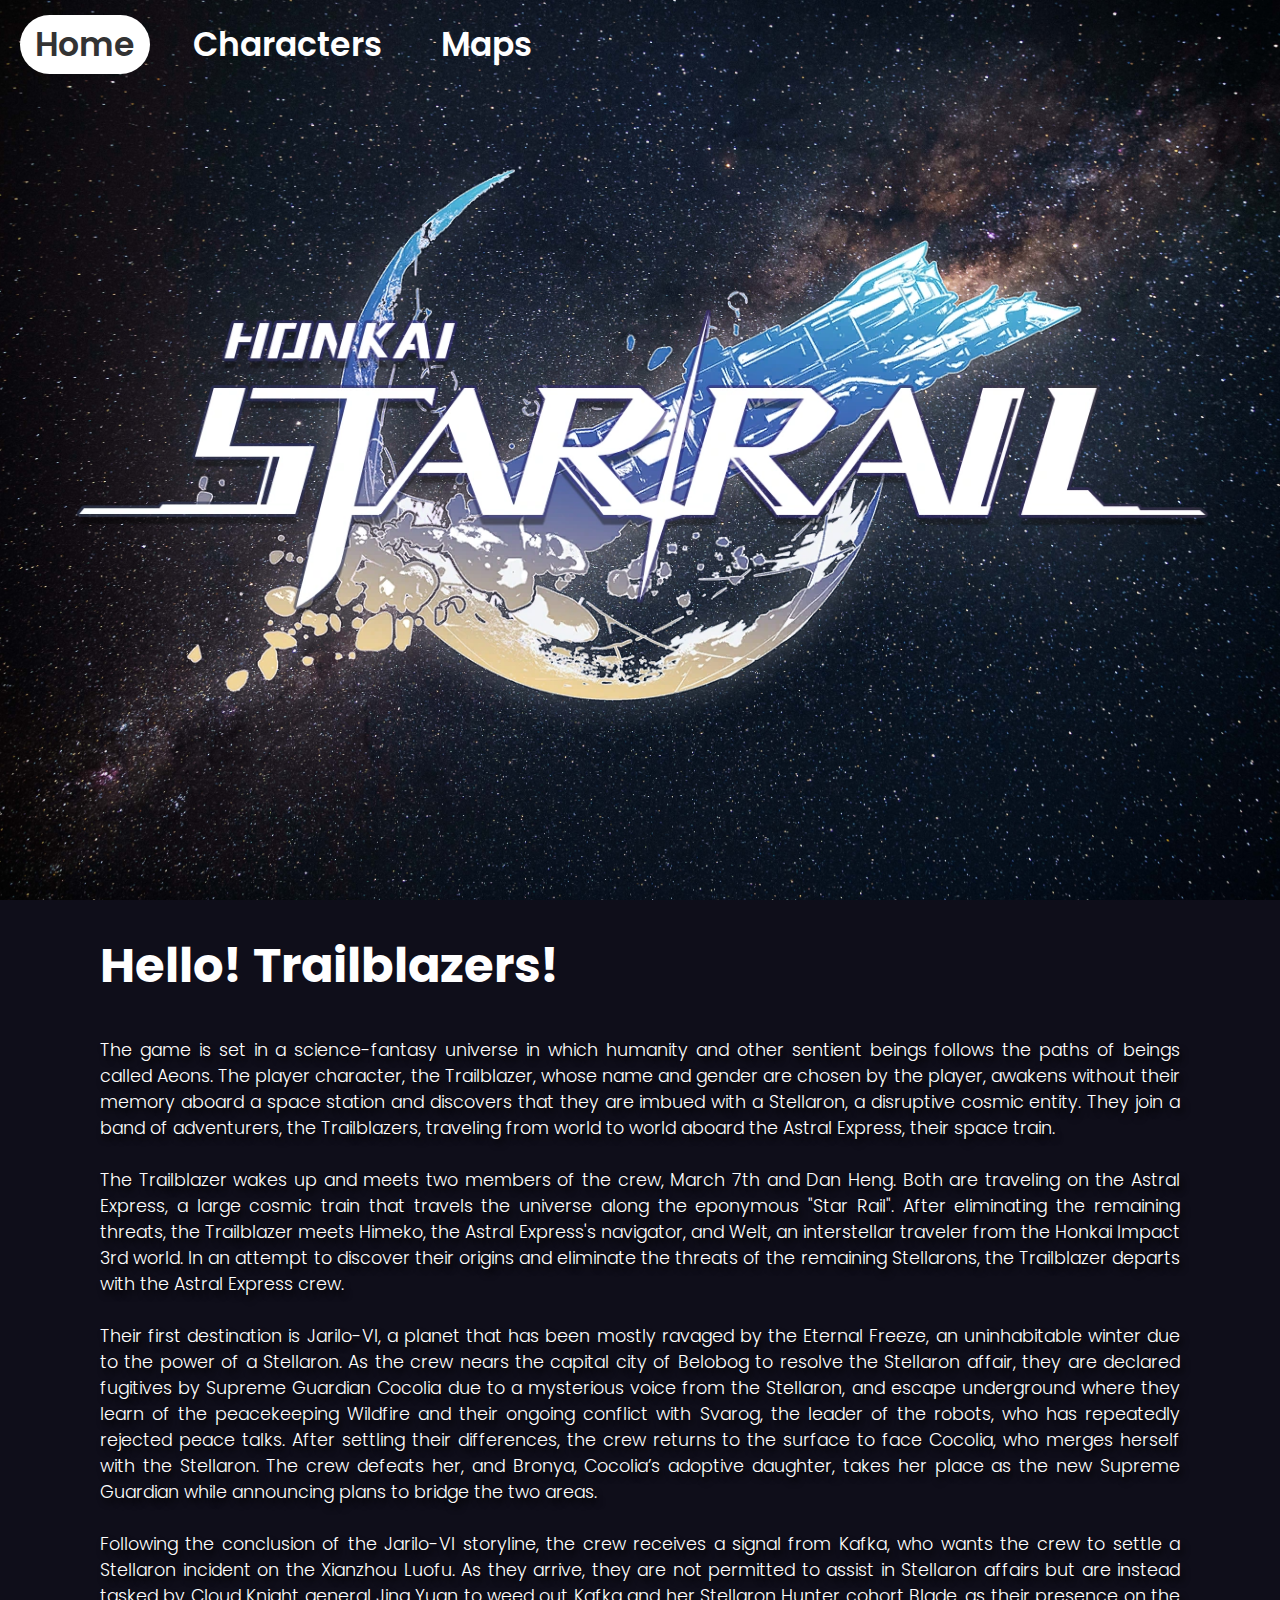
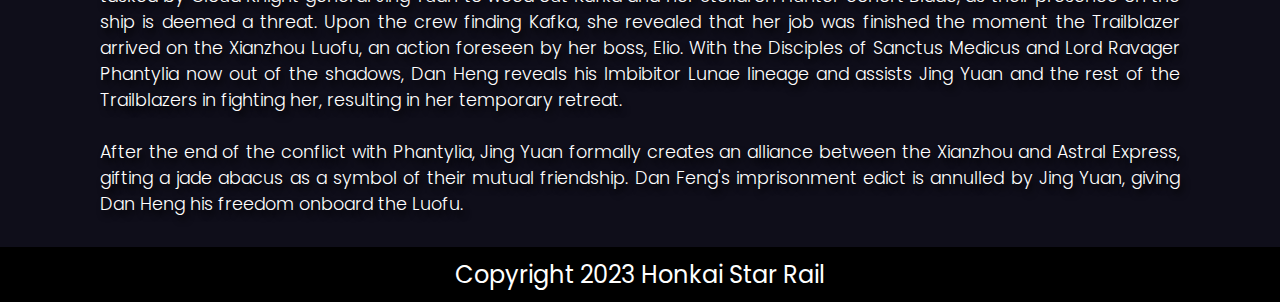
<file: Practice Web/index.html>
<html lang="en">
<head>
    <title>Honkai Star Rail</title>
    <link rel="stylesheet" type="text/css" href="style.css">
</head>
<body>
    <audio autoplay id="myaudio" type="audio/mpeg">
        <source src="Audio/onlymp3.to - Star Rail-O72z3z8JvRA-192k-1694718499.mp3">
    </audio>
    <header>
        <nav class="navigation">
            <a href="index.html" class="active">Home<span></span></a>
            <a href="/Characters/characters.html">Characters<span></span></a>
            <a href="/Maps/Maps.html">Maps<span></span></a>
        </nav>
    </header>

    <section class="parallax">
        <img src="img/Honkai_Star_Rail_logo.webp" id="honkai">

    </section>
    <section class="sec">
        <h2>Hello! Trailblazers!</h2><br>
        <p>
            The game is set in a science-fantasy universe in which humanity and other sentient beings follows the paths of beings called Aeons. The player character, the Trailblazer, whose name and gender are chosen by the player, awakens without their memory aboard a space station and discovers that they are imbued with a Stellaron, a disruptive cosmic entity. They join a band of adventurers, the Trailblazers, traveling from world to world aboard the Astral Express, their space train.
            <br><br>
            The Trailblazer wakes up and meets two members of the crew, March 7th and Dan Heng. Both are traveling on the Astral Express, a large cosmic train that travels the universe along the eponymous "Star Rail". After eliminating the remaining threats, the Trailblazer meets Himeko, the Astral Express's navigator, and Welt, an interstellar traveler from the Honkai Impact 3rd world. In an attempt to discover their origins and eliminate the threats of the remaining Stellarons, the Trailblazer departs with the Astral Express crew. 
            <br><br>
            Their first destination is Jarilo-VI, a planet that has been mostly ravaged by the Eternal Freeze, an uninhabitable winter due to the power of a Stellaron. As the crew nears the capital city of Belobog to resolve the Stellaron affair, they are declared fugitives by Supreme Guardian Cocolia due to a mysterious voice from the Stellaron, and escape underground where they learn of the peacekeeping Wildfire and their ongoing conflict with Svarog, the leader of the robots, who has repeatedly rejected peace talks. After settling their differences, the crew returns to the surface to face Cocolia, who merges herself with the Stellaron. The crew defeats her, and Bronya, Cocolia’s adoptive daughter, takes her place as the new Supreme Guardian while announcing plans to bridge the two areas.
            <br><br>
            Following the conclusion of the Jarilo-VI storyline, the crew receives a signal from Kafka, who wants the crew to settle a Stellaron incident on the Xianzhou Luofu. As they arrive, they are not permitted to assist in Stellaron affairs but are instead tasked by Cloud Knight general Jing Yuan to weed out Kafka and her Stellaron Hunter cohort Blade, as their presence on the ship is deemed a threat. Upon the crew finding Kafka, she revealed that her job was finished the moment the Trailblazer arrived on the Xianzhou Luofu, an action foreseen by her boss, Elio. With the Disciples of Sanctus Medicus and Lord Ravager Phantylia now out of the shadows, Dan Heng reveals his Imbibitor Lunae lineage and assists Jing Yuan and the rest of the Trailblazers in fighting her, resulting in her temporary retreat. 
            <br><br>
            After the end of the conflict with Phantylia, Jing Yuan formally creates an alliance between the Xianzhou and Astral Express, gifting a jade abacus as a symbol of their mutual friendship. Dan Feng's imprisonment edict is annulled by Jing Yuan, giving Dan Heng his freedom onboard the Luofu.
        </p>
    </section>
    <script src="script.js"></script>

    <footer>
        <p class="copyright">Copyright 2023 Honkai Star Rail</p>
    </footer>
</body>
</html>
</file>
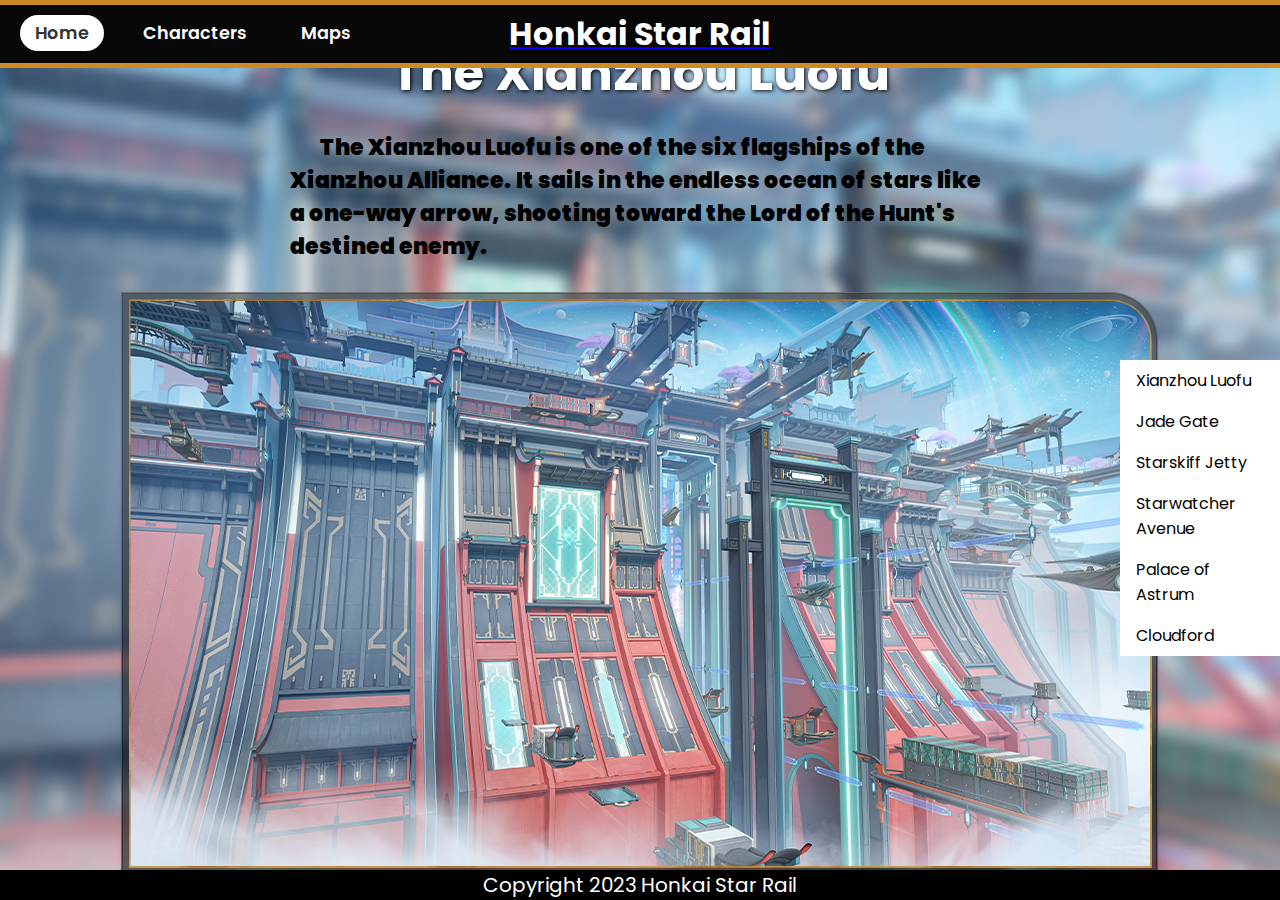
<file: Practice Web/Maps/TheXianzhouLuofu/index.html>
<html lang="en">
<head>
    <meta charset="UTF-8">
    <meta name="viewport" content="width=device-width, initial-scale=1.0">
    <title>The Xianzhou Luofu</title>
    <link rel="stylesheet" href="style.css">
    
</head>
<body>
    <audio autoplay id="myaudio" type="audio/mpeg">
        <source src="audio/onlymp3.to - Lustrous Moonlight-oxIWWmki_fg-192k-1694717806.mp3">
    </audio>
    <header>
        <a href="/index.html"><h1>Honkai Star Rail</h1></a>
    </header>
    <nav class="navigation">
        <a href="/index.html" class="active">Home<span></span></a>
        <a href="/Characters/characters.html">Characters<span></span></a>
        <a href="/Maps/Maps.html">Maps<span></span></a>
    </nav>
    <nav class="vertical-menu">
        <ul class="right">
            <li><a href="#one">Xianzhou Luofu</a></li>
            <li><a href="#two">Jade Gate</a></li>
            <li><a href="#three">Starskiff Jetty</a></li>
            <li><a href="#four">Starwatcher Avenue</a></li>
            <li><a href="#five">Palace of Astrum</a></li>
            <li><a href="#six">Cloudford</a></li>
        </ul>
    </nav>
    <div class="container">
        <section class="one" id="one">
            <h1>The Xianzhou Luofu</h1>
            <p style="white-space: prewrap;">
                The Xianzhou Luofu is one of the six flagships of the Xianzhou Alliance. It sails in the endless ocean
                of stars like a one-way arrow, shooting toward the Lord of the Hunt's destined enemy.</p><br> 
            <img src="img/Xianzhou.png">
        </section>

        <section class="two" id="two">
            <h1>Jade Gate</h1>
            <p style="white-space: prewrap;">
                People arrived at the Luofu to seek medical treatment, study, and trade, as throngs of visitors fill the docks.</p><br> 
            <img src="img/Jade Gate.png">
        </section>

        <section class="three" id="three">
            <h1>Starskiff Jetty</h1>
            <p style="white-space: prewrap;">
                Starskiffs take off and land here like game pieces being placed on and off the board, transporting medicine seekers, knowledge pursuers, and merchant traders from here to all corners of the world.</p><br>
            <img src="img/Starskiff Jetty.png">
        </section>

        <section class="four" id="four">
            <h1>Starwatcher Avenue</h1>
            <p style="white-space: prewrap;">
                A bustling street in Central Starskiff Haven. Shops line the road for as far as the eye can see, and their lights are lit for perpetuity.</p><br>
            <img src="img/Starwatcher Avenue.png">
        </section>
        
        <section class="five" id="five">
            <h1>Palace of Astrum</h1>
            <p style="white-space: prewrap;">
                The heart of the Luofu Sky-Faring Commission. Pilots and Navigators work ceaselessly here in this majestic palace with eaves shaped like the bow of a ship.</p><br>
            <img src="img/Palace of Astrum.png">
        </section>

        <section class="six" id="six">
            <h1>Cloudford</h1>
            <p style="white-space: prewrap;">
                A cargo port where countless items from all corners of the galaxy pass through. Every day, Cloudford unceasingly handles huge amounts of port traffic from various worlds..</p><br>
            <img src="img/Cloudford.png">
        </section> 
    </div>
    
    <footer>
        <p class="copyright">Copyright 2023 Honkai Star Rail</p>
    </footer>
    <script src="jQuery.js"></script>
    <script src="materialize.min.js"></script>
</body>
</html>
</file>
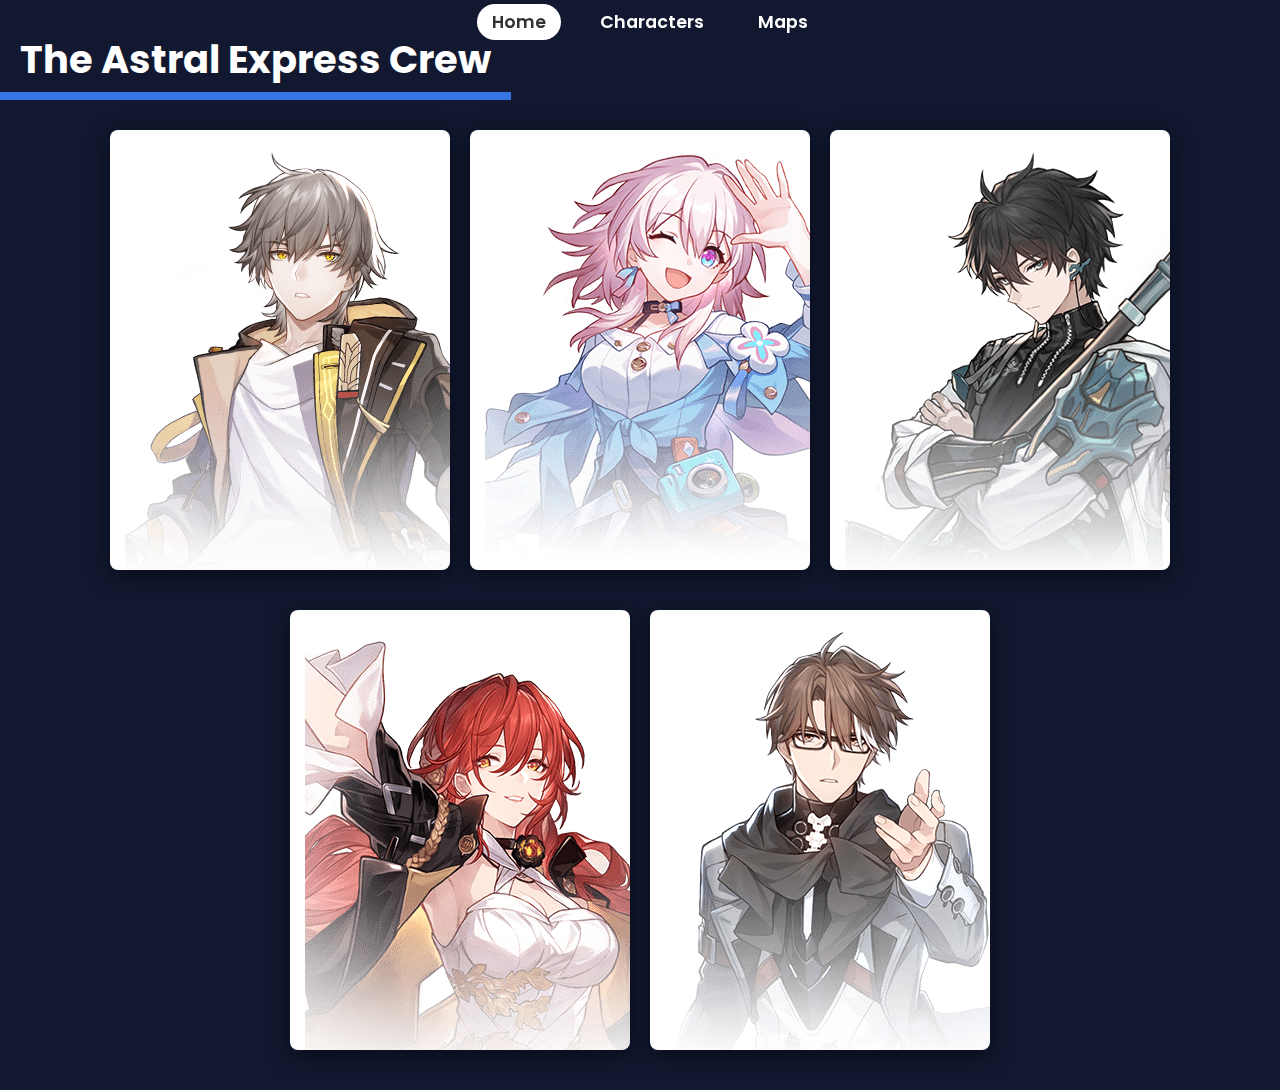
<file: Practice Web/Characters/characters.html>
<!DOCTYPE html>
<html lang="en">
<head>
    <meta charset="UTF-8">
    <meta name="viewport" content="width=device-width, initial-scale=1.0">
    <title>Honkai Star Rail Characters</title>
    <link rel="stylesheet" href="characters.css".css">
</head>
<body>

    <header>
        <h1>The Astral Express Crew</h1>
    </header>
    <nav class="navigation">
        <a href="/index.html" class="active">Home<span></span></a>
        <a href="/Characters/characters.html">Characters<span></span></a>
        <a href="/Maps/Maps.html">Maps<span></span></a>
    </nav>
    <div class="container">
        <div class="card">
            <div class="imgBX">
                <img src="img/mc.png">
            </div>
            <div class="content">
                <h2>Trailblazer</h2>
                <p>A boy who boarded the Astral Express. Despite their seemingly synthetic creation, the Trailblazer takes the resemblance of human with silver hair.They chose to travel with the Astral Express to eliminate the dangers posed by the Stellaron. The Trailblazer consistently upholds a composed and impartial demeanor, yet occasionally interjects with remarks of a serious, unrelated, or humorous nature, even in the face of serious situations.</p>
            </div>
        </div>
        <div class="card">
            <div class="imgBX">
                <img src="img/March.png">
            </div>
            <div class="content">
                <h2>March 7th</h2>
                <p>A spirited, quirky young girl who is into all the things girls her age should be interested in, for example, taking photos. She was awakened from a piece of drifting eternal ice only to find out that she knows nothing about herself or her past. While initially in low spirits due to her lack of identity, she decided to name herself after the date she came into this new life. And thus, on that day, March 7th was born.</p>
            </div>
        </div>
        <div class="card">
            <div class="imgBX">
                <img src="img/dan.png">
            </div>
            <div class="content">
                <h2>Dan Heng</h2>
                <p>A cold and reserved young man who wields a spear known as Cloud-Piercer. He acts as the Express' guard on its long trailblazing expedition. Dan Heng never talks much about his past. In fact, he joined the Express Crew to escape from it. But can the Express really help him outrun his past?</p>
            </div>
        </div>
        <div class="card">
            <div class="imgBX">
                <img src="img/Hime.png">
            </div>
            <div class="content">
                <h2>Himeko</h2>
                <p>An adventurous scientist who encountered the Astral Express as a young girl when it got stranded in her home world. Years later, Himeko finally repaired the train and began her journey to the stars, but she realized that this was only the beginning. On her trailblazing journey, she would need many more companions.And while they may have different destinations, they all gaze at the same starry sky.</p>
            </div>
        </div>
        <div class="card">
            <div class="imgBX">
                <img src="img/Wlt.png">
            </div>
            <div class="content">
                <h2>Welt</h2>
                <p>The wise and experienced former Anti-Entropy Sovereign who inherits the name of the world — Welt. He has saved Earth from annihilation time and time again.After the incident with St. Fountain came to a close, Welt had no choice but to venture with the initiator of the incident to the other side of the portal.Perhaps even he did not expect the new journey nor companions that awaited him there.</p>
            </div>
        </div>
    </div>
</body>
</html>
</file>
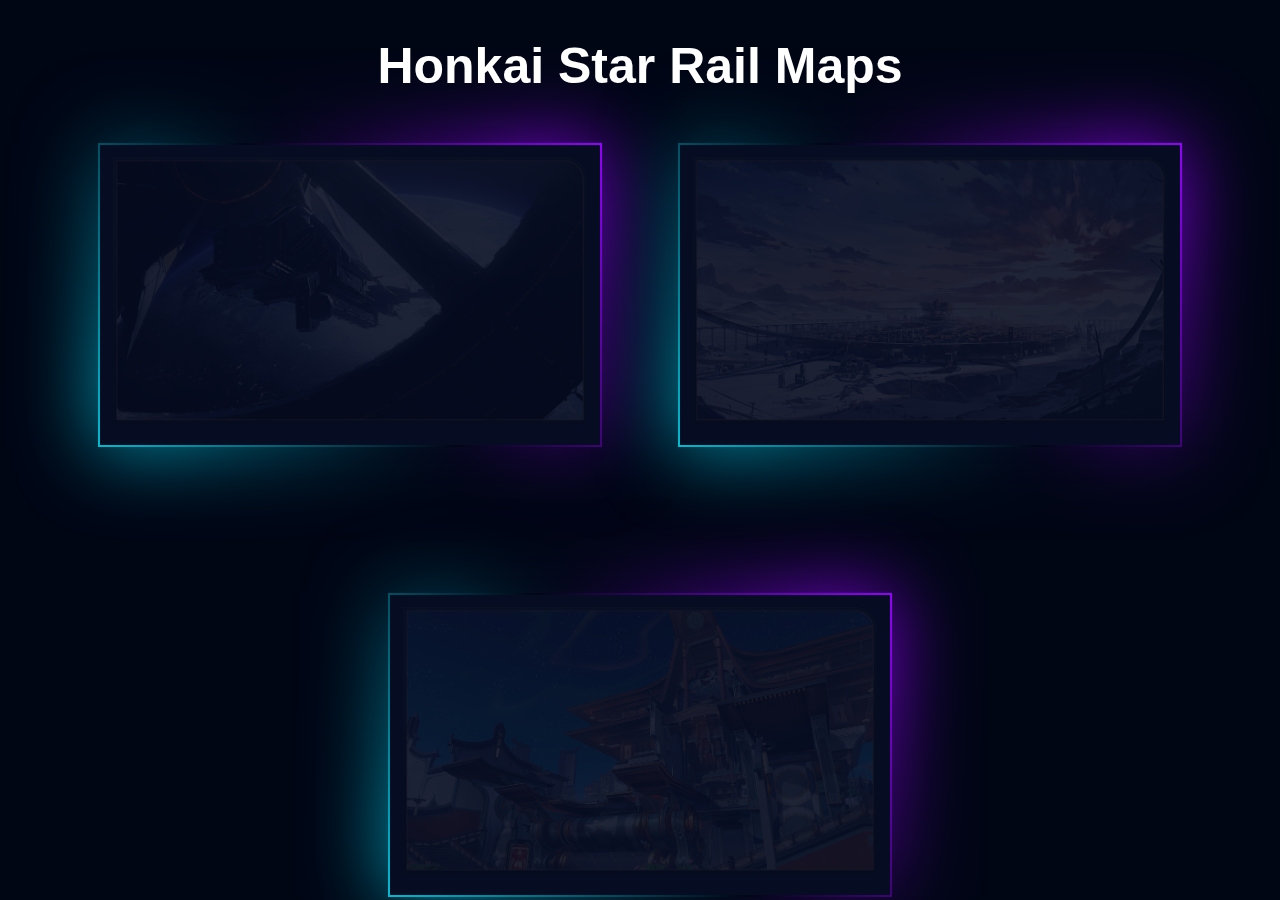
<file: Practice Web/Maps/Maps.html>
<html lang="en">
<head>
    <meta name="viewport" content="width=device-width, initial-scale=1.0">
    <link rel="stylesheet" type="text/css" href="Maps.css">
    <title>Honkai Star Rail Maps</title>
    
</head>
<header>
    <h1>Honkai Star Rail Maps</h1>
</header>
<body>

    <div class="box">
        <a href="/Maps/HertaSpaceStation/HertaSpace.html">
            <div class="imgBx">
                <img src="img/Space Station.png">
            </div>
            <div class="content">
                <h2>Herta Space Station<br><span>(First Area)
                </span></h2>
            </div><span></span>
        </a>
    </div>
    
    <div class="box">
        <a href="/Maps/Jarilo-VI/Jarilo-VI.html">
            <div class="imgBx">
                <img src="img/Jarilo-VI.png">
            </div>
            <div class="content">
                <h2>Jarilo-VI<br><span>(Second Area)
                </span></h2>
            </div><span></span>
        </a>
    </div>
    
    <div class="box">
        <a href="/Maps/TheXianzhouLuofu/index.html">
            <div class="imgBx">
                <img src="img/XianzhouLuofu.png">
            </div>
            <div class="content">
                <h2>The Xianzhou Luofu<br><span>(Third Area)
                </span></h2>
            </div><span></span>
        </a>
    </div>
    <script src="Maps.js"></script>
</body>
</html>
</file>
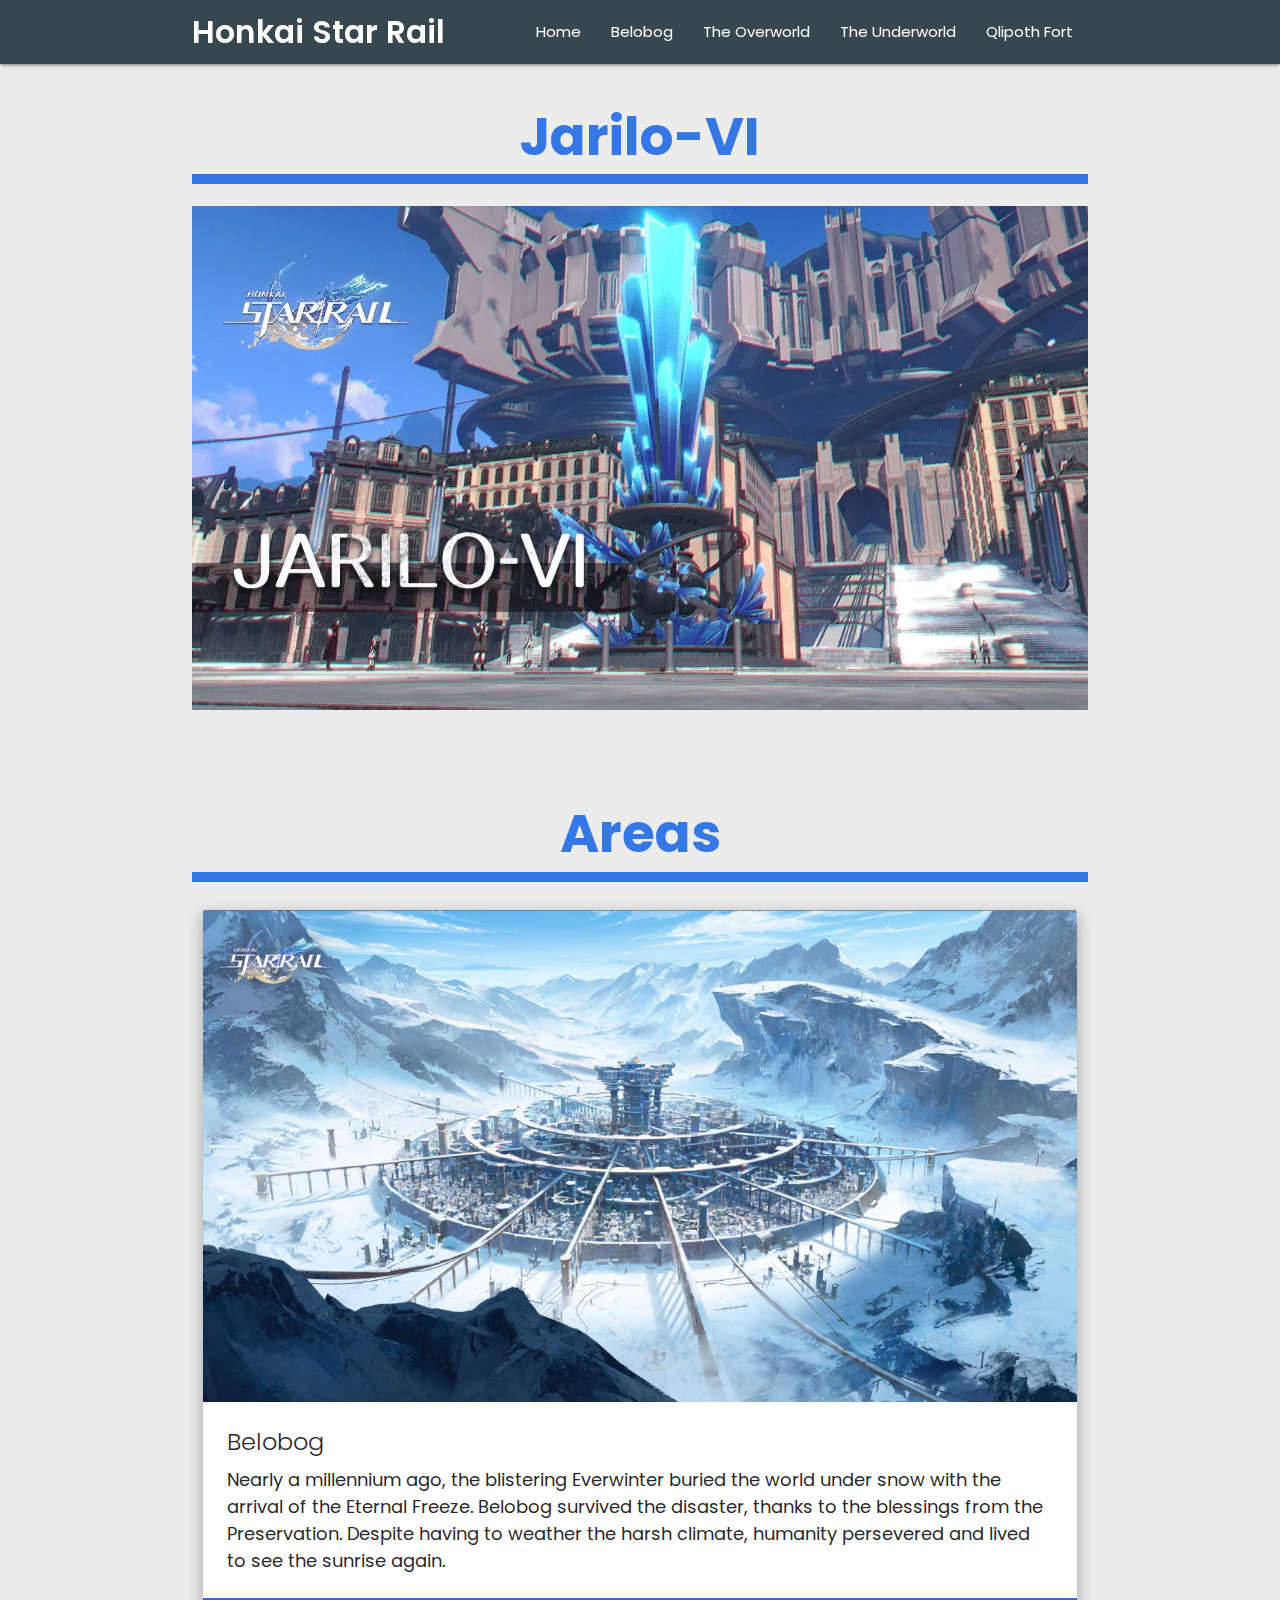
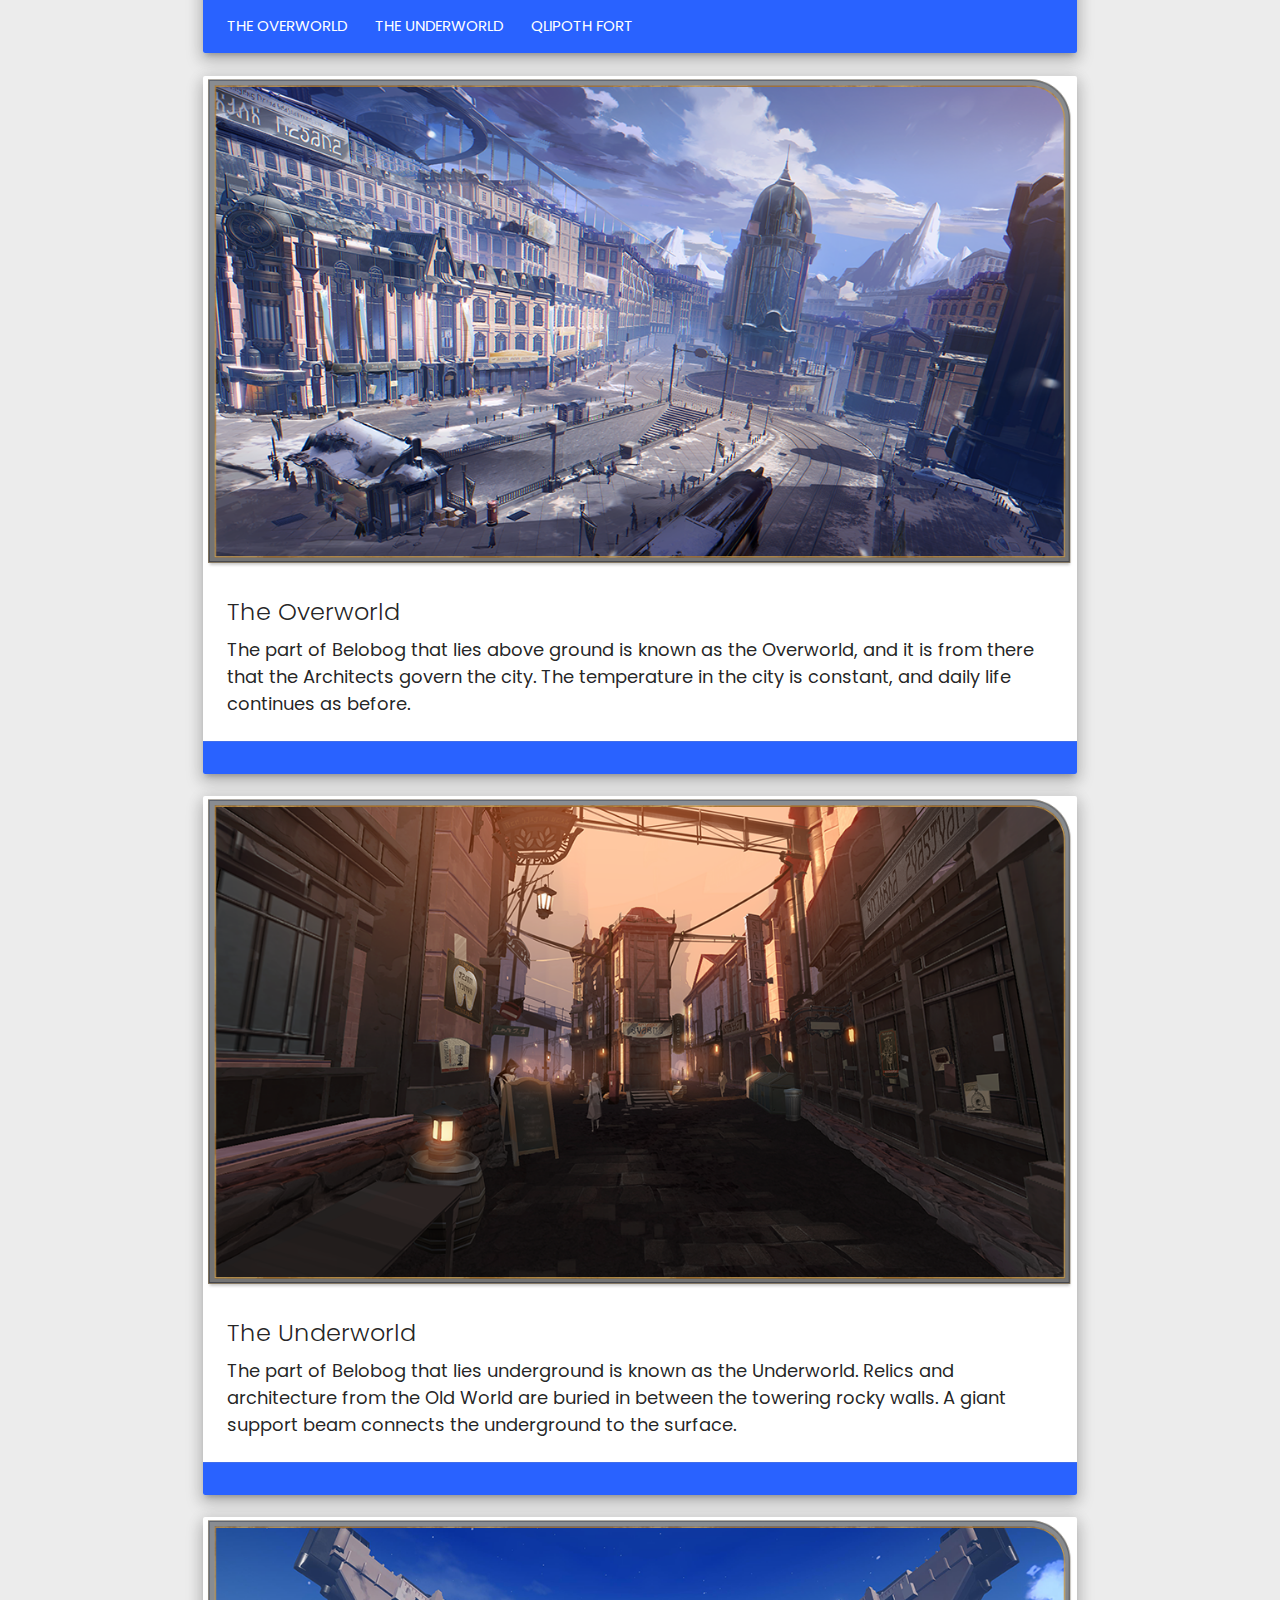
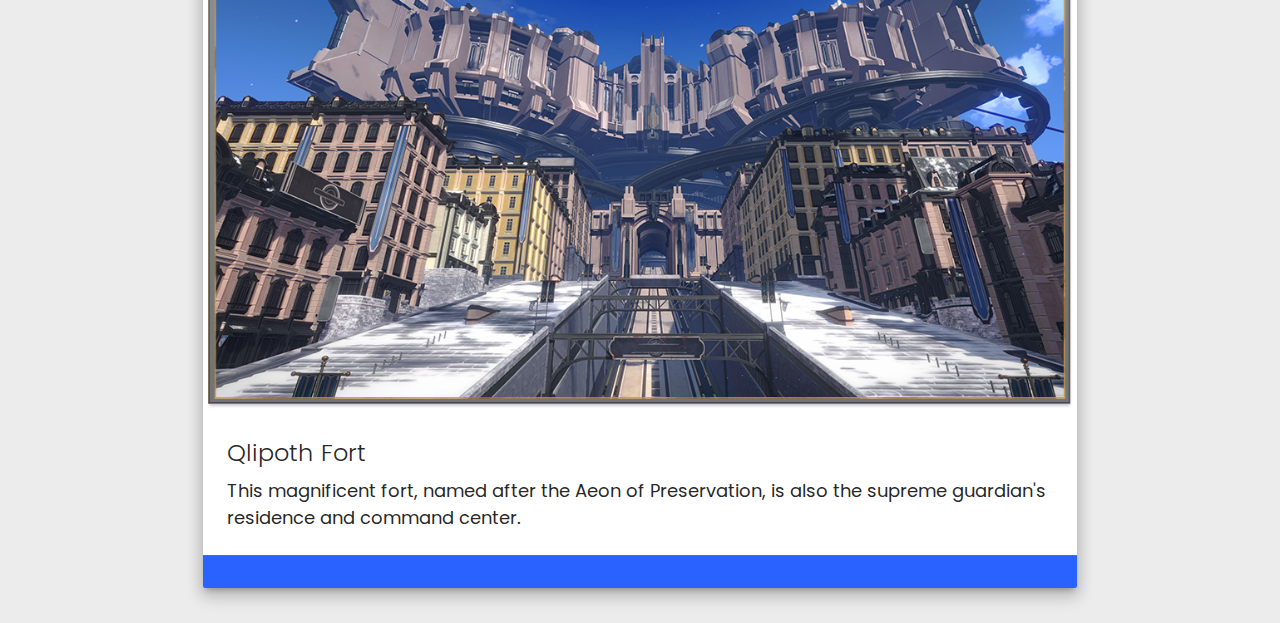
<file: Practice Web/Maps/Jarilo-VI/Jarilo-VI.html>
<!DOCTYPE html>
<html lang="en">
<head>
    <meta charset="UTF-8">
    <meta name="viewport" content="width=device-width, initial-scale=1.0">
    <title>Jarilo-VI</title>
    <link href="https://fonts.googleapis.com/icon?family=Material+Icons" rel="stylesheet">
    <link rel="stylesheet" href="materialize.min.css">
    <style>
        @import url('https://fonts.googleapis.com/css2?family=Poppins&display=swap');

        *{
            margin: 0;
            padding: 0;
            box-sizing: border-box;
            font-family: "Poppins", sans-serif;
        }
        html {
            scroll-behavior: smooth;
            scroll-snap-stop: center;
            scroll-padding: 45px;
        }
        body {
            background: #ececec;
            overflow-x: hidden;
        }
        p {
            font-size: 18px;
        }
        h2 {
            color: #3578E5;
            text-align: center;
            padding: 8px 12px;
            border-bottom: 10px solid #3578E5;
            font-weight: 700;
        }
        .brand-logo {
            font-weight: 600;
        }

        .banner {
            position: relative;
        }

        .banner img {
            max-width: 100%;
        }

        @media screen and (max-width: 700px){
            a#HSR.brand-logo{
                font-size: 24px;
            }
            a.white-text {
                display: none;
            }
}


    </style>
</head>
<body>
    <audio autoplay id="myaudio" type="audio/mpeg">
        <source src="Audio/Embers.mp3">
    </audio>
    <div class="navbar-fixed">
        <nav class="nav-wrapper blue-grey darken-3">
            <div class="container">
                <a href="/index.html" class="brand-logo" id="HSR">Honkai Star Rail</a>
                <a href="#" class="sidenav-trigger" data-target="mobile-links">
                    <i class="material-icons">menu</i>
                </a>
                <ul class="right hide-on-med-and-down">
                    <li><a href="#">Home</a></li>
                    <li><a href="#belobog">Belobog</a></li>
                    <li><a href="#overworld">The Overworld</a></li>
                    <li><a href="#underworld">The Underworld</a></li>
                    <li><a href="#qlipoth">Qlipoth Fort</a></li>
                </ul>  
            </div>
        </nav>
    </div>

    <ul class="sidenav" id="mobile-links">
        <li><a href="#">Home</a></li>
        <li><a href="#belobog">Belobog</a></li>
        <li><a href="#overworld">The Overworld</a></li>
        <li><a href="#underworld">The Underworld</a></li>
        <li><a href="#qlipoth">Qlipoth Fort</a></li>
    </ul>

    <div class="container">
        <h2>Jarilo-VI</h2>
        <section class="banner">
            <img src="img/JJ.jpeg" height="100%" width="100%"><br><br><br>
        </section>
         <div class="row">
            <h2>Areas</h2>
            <div class="col s12 l12">
                <div class="card z-depth-3">
                    <div class="card-image" id="belobog">
                        <img src="img/Belobog.jpeg">
                    </div>
                    <div class="card-content">
                        <span class="card-title">Belobog</span>
                        <p>Nearly a millennium ago, the blistering Everwinter buried the world under snow with the arrival of the Eternal Freeze. Belobog survived the disaster, thanks to the blessings from the Preservation. Despite having to weather the harsh climate, humanity persevered and lived to see the sunrise again.</p>
                    </div>
                    <div class="card-action blue accent-4">
                        <a href="#overworld" class="white-text">The Overworld</a>
                        <a href="#underworld" class="white-text">The Underworld</a>
                        <a href="#qlipoth" class="white-text">Qlipoth Fort</a>
                    </div>
                </div>
            </div>
            <div class="col s12 l12">
                <div class="card z-depth-3">
                    <div class="card-image" id="overworld">
                        <img src="img/807e520039a15abb43876a7067e74ff9_2250126543597986363.png">
                    </div>
                    <div class="card-content" >
                        <span class="card-title">The Overworld</span>
                        <p>The part of Belobog that lies above ground is known as the Overworld, and it is from there that the Architects govern the city. The temperature in the city is constant, and daily life continues as before.</p>
                    </div>
                    <div class="card-action blue accent-4"></div>
                </div>
         </div>
         <div class="col s12 l12">
            <div class="card z-depth-3">
                <div class="card-image" id="underworld">
                    <img src="img/Underworld.png">
                </div>
                <div class="card-content">
                    <span class="card-title">The Underworld</span>
                    <p>The part of Belobog that lies underground is known as the Underworld. Relics and architecture from the Old World are buried in between the towering rocky walls. A giant support beam connects the underground to the surface.</p>
                </div>
                <div class="card-action blue accent-4"></div>
            </div>
     </div>
     <div class="col s12 l12">
        <div class="card z-depth-3">
            <div class="card-image" id="qlipoth">
                <img src="img/Qlipoth.png">
            </div>
            <div class="card-content">
                <span class="card-title">Qlipoth Fort
                </span>
                <p>This magnificent fort, named after the Aeon of Preservation, is also the supreme guardian's residence and command center.</p>
            </div>
            <div class="card-action blue accent-4"></div>
        </div>
 </div>
    </div>


    <script src="jQuery.js"></script>   
    <script src="materialize.min.js"></script>
    <script>
        $(document).ready(function(){
            $(".sidenav").sidenav();
        });
    </script>
    
</body>
</html>
</file>
<file: Practice Web/style.css>
@import url('https://fonts.googleapis.com/css2?family=Poppins&display=swap');

* {
    margin: 0;
    padding: 0;
    box-sizing: border-box;
    font-family: 'Poppins', sans-serif;
}

body{
    min-height: 100vh;
    overflow-x: hidden ;

}

header{
    position: absolute;
    top: 20;
    left: 0;
    width: 100%;
    padding: 30 px 100px;
    display: flex;
    justify-content: space-between;
    align-items: center;
    z-index: 100;
}

header h1 {
    color: white;
    display: inline-block;
    padding: 4px 15px;
    font-size: 60px;
    border: 8px solid white;
    border-radius: 50px;
}

.logo {
    font-size: 2em;
    color: #fff;
    user-select: none; 
}

.navigation a {
    position:relative;
    font-size: 1.1em;
    color: #fff;
    font-weight: 600;
    text-decoration: none;
    margin-left: 20px;
    padding: 6px 15px;
    transition: .5s;
}

.navigation a:hover,
.navigation a.active {
    color: #333;
}

.navigation a span {
    position: absolute;
    top: 0;
    left: 0;
    width: 100%;
    height: 100%;
    background: #fff;
    border-radius: 30px;
    z-index: -1;
    transform: scale(0);
    opacity: 0;
    transition: .5s;
}


.navigation a:hover span,
.navigation a.active span {
    transform: scale(1);
    opacity: 1;
}

.parallax{
    position: relative;
    display: flex;
    justify-content: center;
    align-items: center;
    height: 100vh;
    background: url("img/pexels-philippe-donn-1169754.jpg") no-repeat;
    background-size: cover;
    background-position: center;
    background-attachment: fixed;
}

.parallax img{
    position: absolute;
    top: 0;
    left: 0;
    width: 50%;
    pointer-events: none;
}

.parallax img#honkai{
    position: relative;
}

.parallax img#female{
    transform: translateX(-210px);
}

.parallax img#male{
    transform: translateX(1100px);
}



.sec{
    position: relative;
    background: url("img/Splash_Screen_The_Rail_Unto_the_Stars.webp") no-repeat ;
    background-size: cover;
    background-position: center;
    background-attachment: fixed;
    padding: 30px 100px;
}

.sec h2{
    font-size: 3em;
    color: white;
    margin-bottom: 10px;
}

.sec p{
    max-width: 38%;
    font-size: 1em;
    color: white;
    font-weight: 300;
    text-shadow: 3px 5px 6px black;
    text-align: justify;
}



body, ul {
    margin: 0;
    padding: 0;
    list-style: none;
}

footer {

    text-align: center;
    background-color: black;
    font-size: 24px;
    color: white;
    padding: 10px;

}
.embed {
    display: none;
}

@media screen and (min-width: 390px) and (max-width: 1900px){
    .navigation {
        font-size: 30px; 
    }
    .parallax img{
        width: 100%;
    }
    .sec{
        background: #0f0e1a
    }
    .sec p{
        max-width: 100%;
        font-size: 1.1em;
    }
}
</file>
<file: Practice Web/Maps/TheXianzhouLuofu/style.css>
@import url('https://fonts.googleapis.com/css2?family=Poppins&display=swap');

*{
    margin: 0;
    padding: 0;
    box-sizing: border-box;
    font-family: "Poppins", sans-serif;
}

html{
    scroll-behavior: smooth;
    overflow-y: auto;
}

header {
    background-color: rgb(8, 8, 8);
    color: white;
    padding: 4px 0;
    display: inline-block;
    position: fixed;
    width: 100%;
    z-index: 1;
    top: 0;
    left: 0;
    overflow-x: hidden;
    border-bottom: 5px solid rgb(206, 138, 36);
    border-top: 5px solid rgb(206, 138, 36);
}
header h1 {
    color: white;
    text-align: center;
    padding: 1px 12px;
}
.navigation {
    top: 2.2%;
    position: fixed;
    z-index: 2;
}
.navigation a {
    position:relative;
    font-size: 1.1em;
    color: #fff;
    font-weight: 600;
    text-decoration: none;
    margin-left: 20px;
    padding: 6px 15px;
    transition: .5s;
}

.navigation a:hover,
.navigation a.active {
    color: #333;
}

.navigation a span {
    position: absolute;
    top: 0;
    left: 0;
    width: 100%;
    height: 100%;
    background: #fff;
    border-radius: 30px;
    z-index: -1;
    transform: scale(0);
    opacity: 0;
    transition: .5s;
}


.navigation a:hover span,
.navigation a.active span {
    transform: scale(1);
    opacity: 1;
}

.container {
    scroll-behavior: smooth;
    scroll-snap-type: y mandatory;
    scroll-padding: 0 24px;
    height: 100vh;
    width: 100vw;
    overflow-y: scroll;
    scroll-snap-type: normal;
}

.vertical-menu {
    width: 160px;
    height: 100%;
    overflow-y: auto;
    position: fixed;
    right: 0;
    top: 40%;
    
}
  
.vertical-menu a {
    display: block;
    padding: 8px 16px;
    text-decoration: none;
    color: black;
    background: white;
}
  
.vertical-menu a:hover {
    background-color: rgb(206, 138, 36);
    color: #fff;
}

section {
    height: 100vh;
    display: flex;
    justify-content: center;
    align-items: center;
    scroll-snap-align: start;
    flex-direction: column;
}

h1{
    color: rgb(226, 226, 226);
    text-shadow: 1px 1px 4px black;
}

section p{
    color: rgb(0, 0, 0);
    text-shadow: 1px 1px 8  px rgb(255, 255, 255);
    font-weight: 1000;
    text-indent: 30px;
    font-size: 22px;
    position: relative;
    width: 700px;
}

.one{
    background-color: rgb(36, 164, 138, 0.1);
    background:url(img/XianzhouBG.png);
    background-size: 150%;
    background-position: center;
}
.one h1{
    left: 0;
    top: 30%;
    color: white;
    padding: 20px;
    font-size: 50px;
}

.two{
    background-color: rgb(211, 79, 79);
    background:url(img/Jade\ GateBG.png);
    background-size: 200%;
    background-position: center;
}
.two h1{
    left: 0;
    top: 30%;
    color: white;
    padding: 20px;
    font-size: 50px;
}

.three{
    background-color: rgb(67, 91, 175);
    background:url(img/Starskiff\ JettyBG.png);
    background-size: 200%;
    background-position: center;
}
.three h1{
    left: 0;
    top: 30%;
    color: white;
    padding: 20px;
    font-size: 50px;
}
.four{
    background-color: rgb(191, 64, 191);
    background:url(img/Starwatcher\ AvenueBG.png);
    background-size: 200%;
    background-position: center;
}
.four h1{
    left: 0;
    top: 30%;
    color: white;
    padding: 20px;
    font-size: 50px;
}

.five{
    background-color: rgb(191, 64, 191);
    background:url(img/Palace\ of\ AstrumBG.png);
    background-size: 200%;
    background-position: center;
}
.five h1{
    left: 0;
    top: 30%;
    color: white;
    padding: 20px;
    font-size: 50px;
}

.six{
    background-color: rgb(191, 64, 191);
    background:url(img/CloudfordBG.png);
    background-size: 200%;
    background-position: center;
}
.six h1{
    left: 0;
    top: 30%;
    color: white;
    padding: 20px;
    font-size: 50px;
}

footer {
    position: fixed;
    background-color: black;
    color: white;
    text-align: center;
    font-size: 20px;
    bottom: 0;
    width: 100%;
}

@media screen and (max-width:700px){
    section {
        height: 100vh;
        display: flex;
        justify-content: center;
        align-items: center;
        scroll-snap-align: start;
        flex-direction: column;
    }
    section p{
        color: rgb(0, 0, 0);
        text-shadow: 2px 2px 3px rgb(255, 255, 255);
        font-size: 18px;
        position: relative;
        width: 300px;
    }
    img {
        width: 95%;
        height: 50vh;
    }
    .one h1{
        text-align: center;
    }

    .four h1{
        text-align: center;
    }

    .five h1{
        text-align: center;
    }
    footer {
        font-size: 12px;
    }
    header h1{
        font-size: 20px;
    }
    .vertical-menu{
        display: none;
    }
    .navigation {
        display: none;
    }
}
</file>
<file: Practice Web/Characters/characters.css>
@import url('https://fonts.googleapis.com/css2?family=Poppins&display=swap');

*{
    margin: 0;
    padding: 0;
    font-family: "Poppins", sans-serif;
}

body {
    display: flex;
    justify-content: center;
    align-items: center;
    background: #11182f;
}

h1 {
    color: white;
    padding: 4px 20px;
    font-size: 2.4em;
    border-bottom: 8px solid #3578E5;
    font-weight: 700;
    position: absolute;
    z-index: 2;
    top: 3%;    
}

.navigation {
    top: 1%;
    position: fixed;
    z-index: 2;
}
.navigation a {
    position:relative;
    font-size: 1.1em;
    color: #fff;
    font-weight: 600;
    text-decoration: none;
    margin-left: 20px;
    padding: 6px 15px;
    transition: .5s;
}

.navigation a:hover,
.navigation a.active {
    color: #333;
}

.navigation a span {
    position: absolute;
    top: 0;
    left: 0;
    width: 100%;
    height: 100%;
    background: #fff;
    border-radius: 30px;
    z-index: -1;
    transform: scale(0);
    opacity: 0;
    transition: .5s;
}


.navigation a:hover span,
.navigation a.active span {
    transform: scale(1);
    opacity: 1;
}

.container {
    position: relative;
    width: 1900px;
    display: flex;
    justify-content: center;
    align-items: center;
    flex-wrap: wrap;
    padding: 20px;
    top: 90px;
    overflow-x: hidden;
}

.container .card {
    position: relative;
    max-width: 310px;
    height: 400px;
    background: #fff;
    margin: 20px 10px;
    padding: 20px 15px;
    display: flex;
    flex-direction: column;
    box-shadow: 0 5px 20px rgba(0,0,0,0.5);
    transition: 0.3s ease-in-out;
    overflow: hidden;
    border-radius: 8px;
}

.container .card:hover {
    height: 750px;
}


.container .card .imgBx img {
    max-width: 100%; 
    border-radius: 4px;
}

.container .card .content{
    position: relative;
    top: -15px;
    margin-top: -140px;
    padding: 20px 40px;
    text-align: center;
    color: #111;
    visibility: hidden;
    opacity: 0;
    transition: 0.3s ease-in-out;

}

.container .card:hover .content {
    visibility: visible;
    opacity: 1;
    margin: -40px;
    transition-delay: 0.3s;
}

@media screen and (max-width:700px) {
    .container {
        top: 160px;
    }
    .container .card {
        max-width: 310px;
    }
    h1 {
        top: 6%;
        margin-left: 4px;
        border-top: 8px solid #3578E5
    }
    .navigation {
        visibility: hidden;
    }
    .active {
        top: 5px;
        left: 270px;
        visibility: visible;
    }

}
</file>
<file: Practice Web/Maps/Maps.css>
*
{
    margin: 0;
    padding: 0;
    box-sizing: border-box;
    font-family: "DIN", sans-serif;
}

body {
    display: flex;
    justify-content: center;
    align-items: center;
    flex-wrap: wrap;
    min-height: 100vh;
    background: #010615;
}

header {
    color: white;
    padding: 13.5px 0;
    text-align: Center;
    position: absolute;
    width: 100%;
    z-index: 1;
    top: 150;
    left: 0;
}

header h1 {
    color: white;
    display: inline-block;
    padding: 8px 12px;
    font-size: 60px;
    font-family: 'Trebuchet";
    
}

.box:hover {
    height: 374px;
}

.box {
    position: relative;
    width: 500px;
    height: 300px;
    display: flex;
    justify-content: center;
    align-items: center;
    margin: 40px;
    background: #060c21;
    transition: 0.5s;
}

.box .imgBx {
    position: absolute;
    top: 0;
    left: 0;
    width: 100%;
    height: 100%;
    padding: 10px;
    box-sizing: border-box;
}

.box .imgBx img {
    max-width: 100%;
    opacity: 0.1;
    transition: 0.5s;

}

.box:hover .imgBx img {
    opacity: 1  ;
}

.box:before {
    content: "";
    position: absolute;
    top: -2px;
    left: -2px;
    right: -2px;
    bottom: -2px;
    background: #fff;
    z-index: -1;
}

.box:after {
    content: "";
    position: absolute;
    top: -2px;
    left: -2px;
    right: -2px;
    bottom: -2px;
    background: #fff;
    z-index: -2;
    filter: blur(40px);
}
.box:before,
.box:after {
    background: linear-gradient(235deg, #9500ff, #010615, #00bcd4);
}
.box .content {
    position: absolute;
    bottom: 0;
    left: 10px;
    right: 10px;
    bottom: 10px;
    height: 90px;
    background: rgba(0,0,0,0.4);
    display: flex;
    justify-content: center;
    align-items: center;
    text-align: center;
    opacity: 0;
    transition: 0.5s;
}

.box:hover .content {
    opacity: 1;
}

.box .content h2 {
    font-size: 20px;
    color: #fff;
    font-weight: 500;
    line-height: 20px;
    letter-spacing: 1px;
}

.box .content h2 span {
    font-size: 14px;
    color: #fff;
    font-weight: 200;
    letter-spacing: 2px;
}

@media screen and (max-width:700px){
    header {
        top: 17px;
    }
    header h1{
        font-size: 32px;
        padding: 2px 8px;
    }
    .box {
        top: 70px;
        height: 230px;
        
    }
    .box:hover {
        height: 270px;
    }
}

@media screen and (min-width:701px) and (max-width:1200px){
    header {
        top: 10px;
    }
    header h1{
        font-size: 40px;
        padding: 2px 8px;
    }
    .box {
        top: 70px;
        height: 300px;
        
    }
    .box:hover {
        height: 375px;
    }
}

@media screen and (min-width:1201px) and (max-width:1900px){
    header {
        top: 20px;
    }
    header h1{
        font-size: 50px;
        padding: 3px 12px;
    }
    .box {
        top: 70px;
    }
}
</file>
